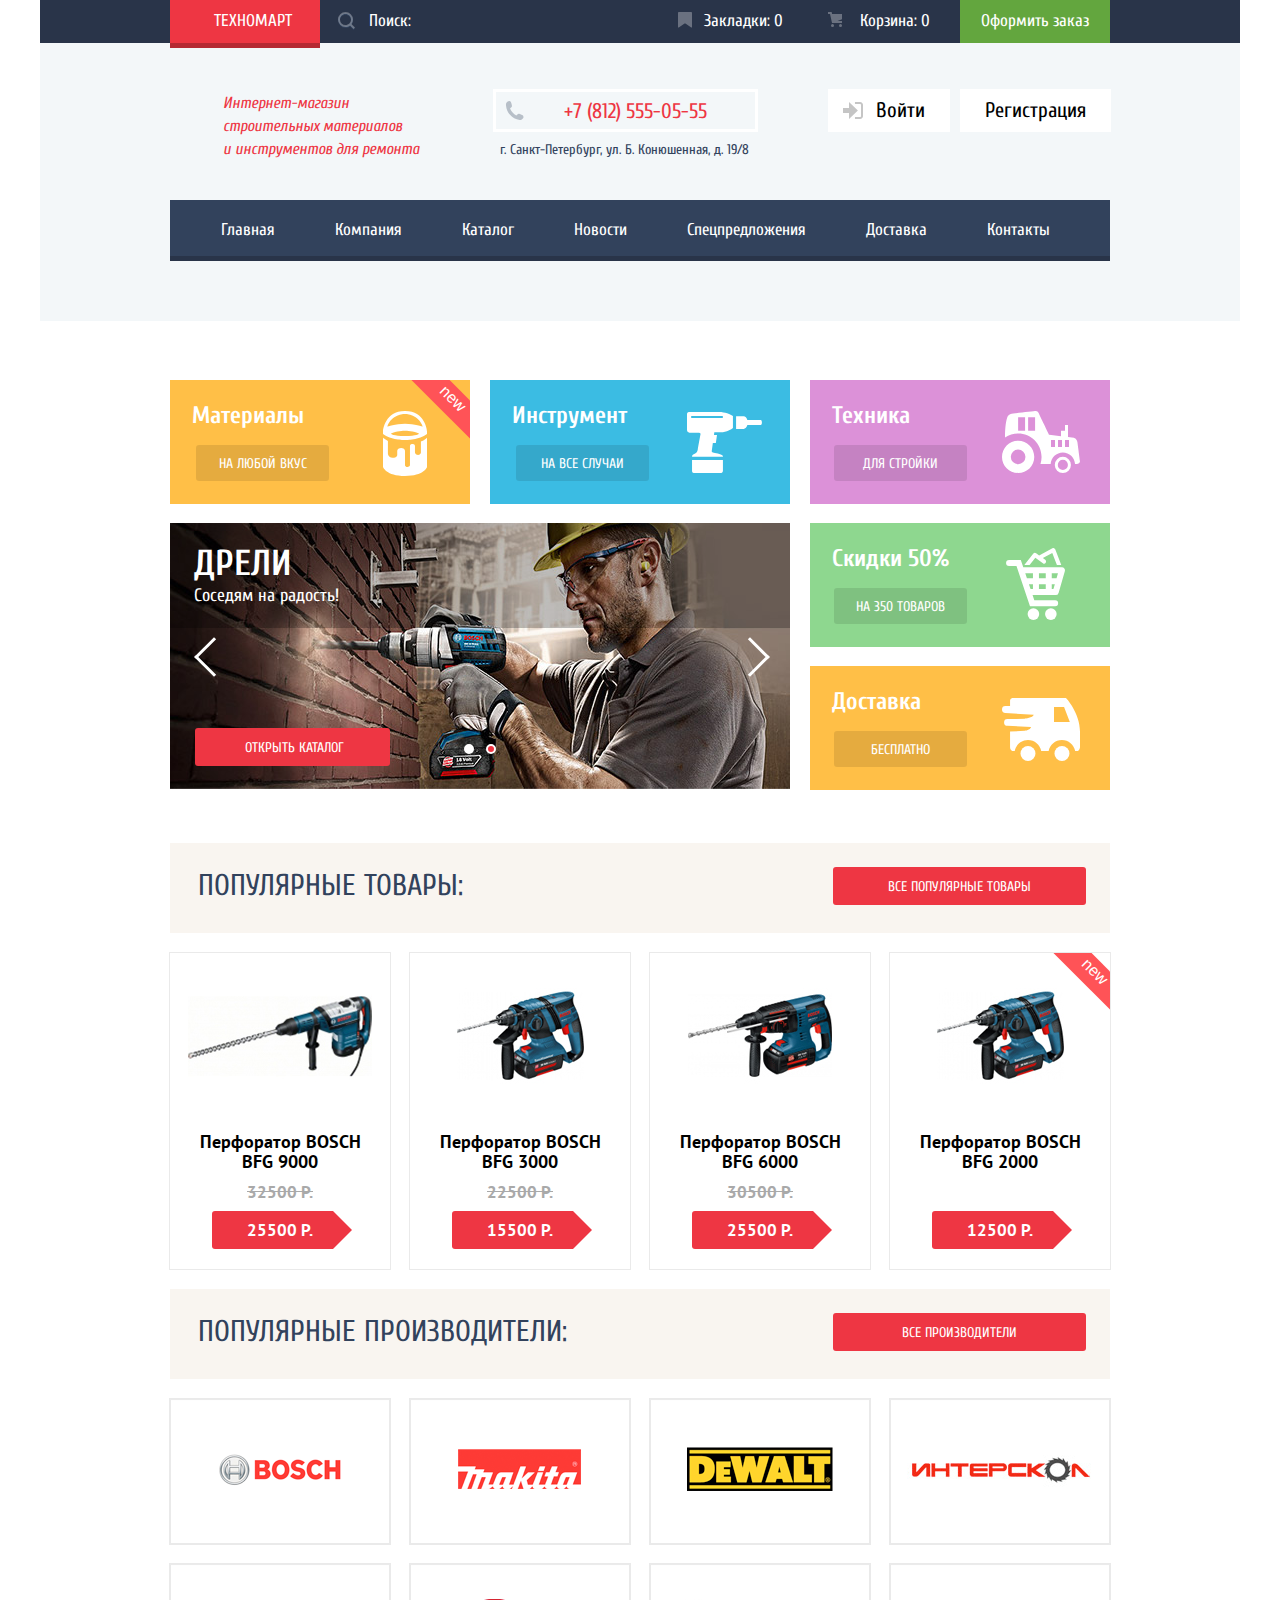
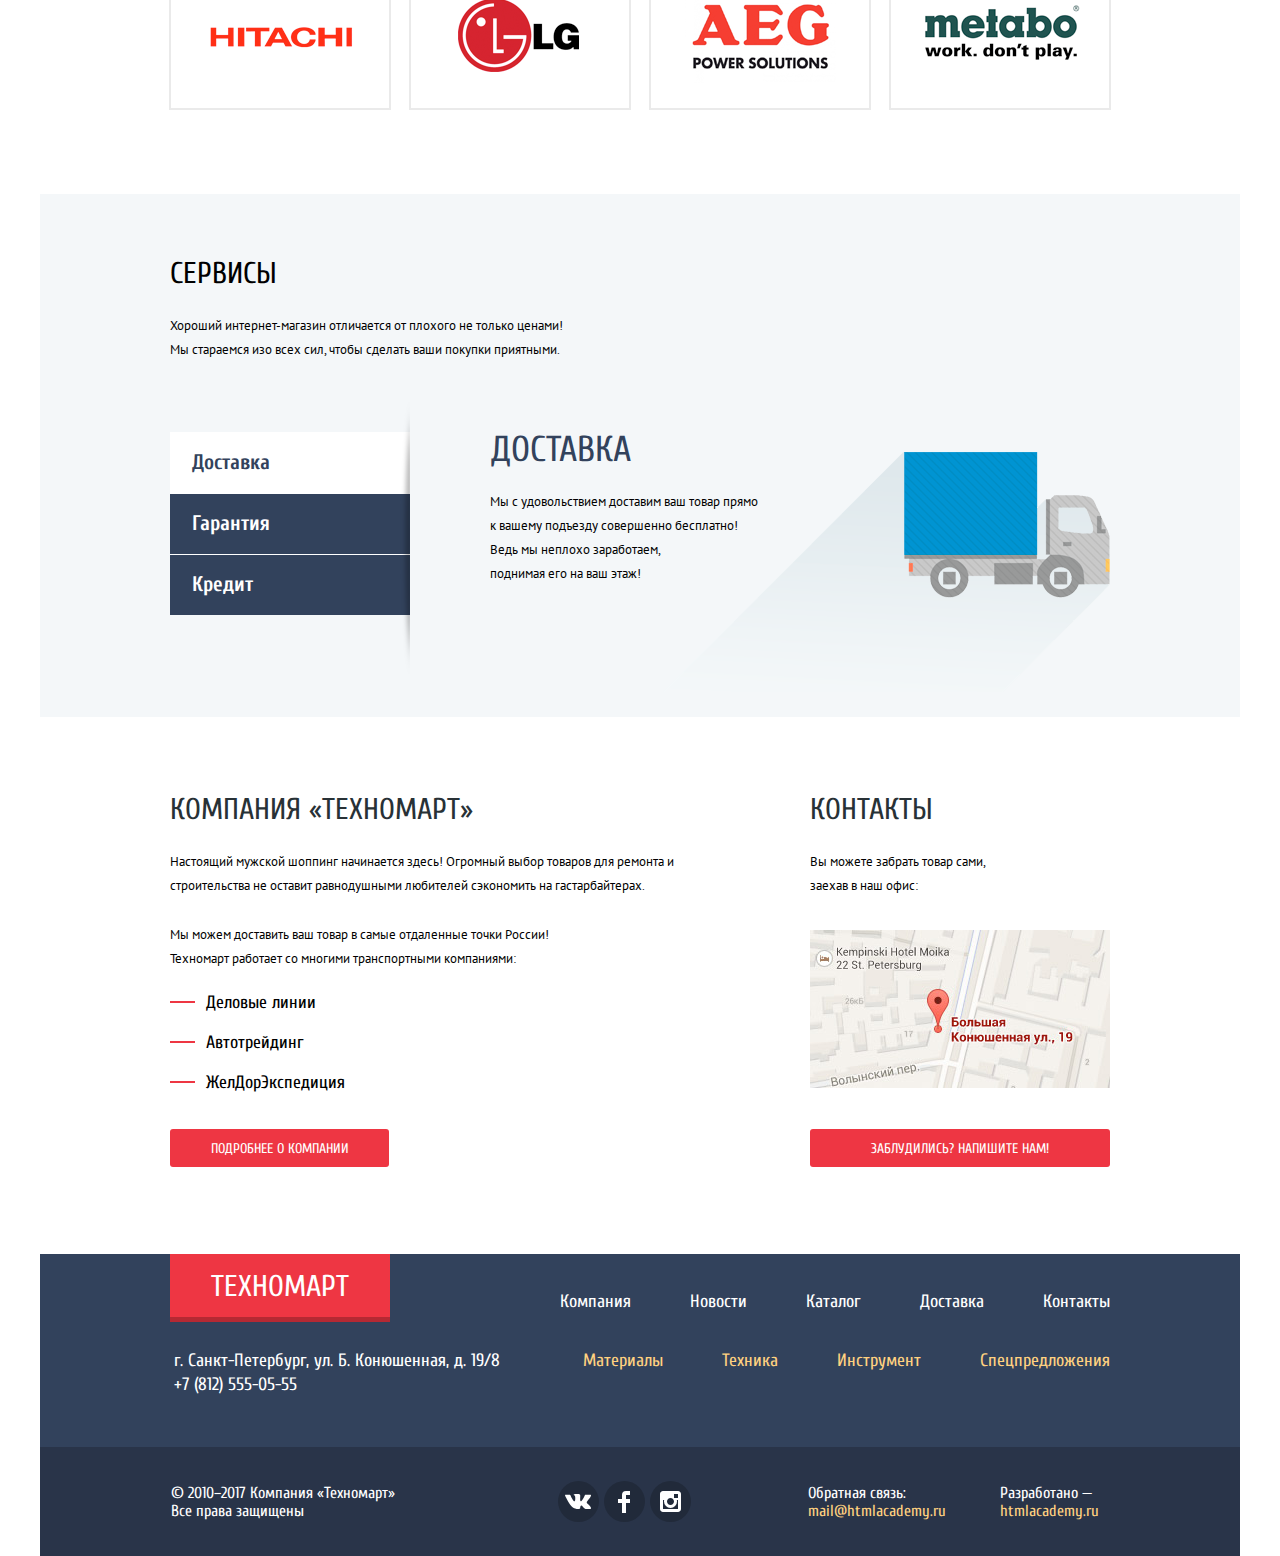
<file: index.html>
<!DOCTYPE html>
<html lang="ru">
  <head>
    <meta charset="utf-8">
    <title>Техномарт. Главная</title>
    <link href="https://fonts.googleapis.com/css?family=Cuprum:400,400i,700&amp;subset=cyrillic" rel="stylesheet">
    <link href="https://fonts.googleapis.com/css?family=PT+Sans:400,700&amp;subset=cyrillic" rel="stylesheet">
    <link href="css/normalize-mini.css" rel="stylesheet">
    <link href="css/style-mini.css" rel="stylesheet">
  </head>
  <body>
    <header class="header">
      <h1 class="visually-hidden">Интернет-магазин Техномарт</h1>
      <div class="header-top-wrapper">
        <ul class="header-top-list container">
          <li>
            <a class="header-logo" href="#">Техномарт</a>
          </li>
          <li class="header-search-item">
            <input class="header-search" type="text" placeholder="Поиск:">
          </li>
          <li>
            <a class="header-list-bookmarks" href="#">Закладки: 0</a>
          </li>
          <li>
            <a class="header-list-cart" href="#">Корзина: 0</a>
          </li>
          <li>
            <a class="header-list-order" href="#">Оформить заказ</a>
          </li>
        </ul>
      </div>
      <div class="header-wrapper container">
        <h2>Интернет-магазин строительных материалов<br> и инструментов для ремонта</h2>
        <div class="header-contacts">
          <p class="header-contacts-phone">+7 (812) 555-05-55</p>
          <p class="header-contacts-adress">г. Санкт-Петербург, ул. Б. Конюшенная, д. 19/8</p>
        </div>
        <div class="header-login">
          <ul class="header-login-list">
            <li>
              <a class="header-login-link" href="#">Войти</a>
            </li>
            <li>
              <a class="" href="#">Регистрация</a>
            </li>
            <li class="header-hide">
              <a class="header-login-username" href="#">Равшан Джамшутович</a>
              <a class="header-login-logout" href="#">
                <span class="visually-hidden">Выйти из профиля</span>
              </a>
            </li>
          </ul>
          <ul class="header-order-list header-hide">
            <li>
              <a href="#">Мои заказы</a>
            </li>
            <li>
              <a href="#">Личный кабинет</a>
            </li>
          </ul>
        </div>
      </div>
      <nav class="navigation container">
        <ul class="navigation-list">
          <li>
            <a class="navigation-link-main" href="#">Главная</a>
          </li>
          <li>
            <a href="#">Компания</a>
          </li>
          <li>
            <a href="catalog.html">Каталог</a>
          </li>
          <li>
            <a href="#">Новости</a>
          </li>
          <li>
            <a href="#">Спецпредложения</a>
          </li>
          <li>
            <a href="#">Доставка</a>
          </li>
          <li>
            <a class="navigation-link-contacts" href="#">Контакты</a>
          </li>
        </ul>
      </nav>
    </header>
    <main>
      <h2 class="visually-hidden">Разделы сайта</h2>
      <section class="menu-partitions container">
        <ul class="menu-list">
          <li class="menu-item menu-item-materials">
            <div class="sticker-new"></div>
            <h2>Материалы</h2>
            <a href="#">На любой вкус</a>
          </li>
          <li class="menu-item menu-item-tools">
            <h2>Инструмент</h2>
            <a href="#">На все случаи</a>
          </li>
          <li class="menu-item menu-item-techs menu-item-right">
            <h2>Техника</h2>
            <a href="#">Для стройки</a>
          </li>
        </ul>
        <div class="menu-slider slider">
          <div class="direction-buttons">
            <button class="direction-btn direction-btn-left" type="button">
              <span class="visually-hidden">Слайд влево</span>
            </button>
            <button class="direction-btn direction-btn-right" type="button">
              <span class="visually-hidden">Слайд вправо</span>
            </button>
          </div>
          <input class="slider-radio-1" type="radio" id="btn-1" name="toggle">
          <input class="slider-radio-2" type="radio" id="btn-2" name="toggle" checked>
          <div class="menu-slider-controls slider-controls">
            <label for="btn-1">
              <span class="visually-hidden">Первый слайд</span>
            </label>
            <label for="btn-2">
              <span class="visually-hidden">Второй слайд</span>
            </label>
          </div>
          <div class="slider-inner">
            <div class="slider-slides">
              <section class="menu-slide-perforator slide">
                <div class="menu-slider-header">
                  <h2>Перфораторы</h2>
                  <p class="slide-perforator">Настоящие мужские игрушки</p>
                </div>
                <a class="menu-slider-open button-link" href="#">Открыть каталог</a>
              </section>
              <section class="menu-slide-drill slide">
                <div class="menu-slider-header">
                  <h2>Дрели</h2>
                  <p>Соседям на радость!</p>
                </div>
                <a class="menu-slider-open button-link" href="catalog.html">Открыть каталог</a>
              </section>
            </div>
          </div>
        </div>
        <ul class="menu-list-bottom">
          <li class="menu-item menu-item-sale menu-item-right">
            <h2>Скидки 50%</h2>
            <a href="#">На 350 товаров</a>
          </li>
          <li class="menu-item menu-item-delivery menu-item-right">
            <h2>Доставка</h2>
            <a href="#">Бесплатно</a>
          </li>
        </ul>
      </section>
      <section class="popular container">
        <div class="popular-header">
          <h2>Популярные товары:</h2>
          <a class="button-link popular-link" href="#">Все популярные товары</a>
        </div>
        <ul class="popular-list">
          <li class="popular-item" tabindex="0">
            <div class="sticker"></div>
            <div class="popular-actions">
              <button class="popular-actions-buy" type="button">Купить</button>
              <button class="popular-actions-book" type="button">В закладки</button>
            </div>
            <div class="popular-img">
              <img src="img/catalog-bfg-9000.jpg" width="184" height="164" alt="Модель BFG-9000">
            </div>
            <h2 class="popular-name">Перфоратор BOSCH BFG 9000</h2>
            <p class="popular-price-old">32500 Р.</p>
            <p class="popular-price-new">25500 Р.</p>
          </li>
          <li class="popular-item" tabindex="0">
            <div class="sticker"></div>
            <div class="popular-actions">
              <button class="popular-actions-buy" type="button">Купить</button>
              <button class="popular-actions-book" type="button">В закладки</button>
            </div>
            <div class="popular-img">
              <img src="img/catalog-bfg-3000.jpg" width="127" height="112" alt="Модель BFG-3000">
            </div>
            <h2 class="popular-name">Перфоратор BOSCH BFG 3000</h2>
            <p class="popular-price-old">22500 Р.</p>
            <p class="popular-price-new">15500 Р.</p>
          </li>
          <li class="popular-item" tabindex="0">
            <div class="sticker"></div>
            <div class="popular-actions">
              <button class="popular-actions-buy" type="button">Купить</button>
              <button class="popular-actions-book" type="button">В закладки</button>
            </div>
            <div class="popular-img">
              <img src="img/catalog-bfg-6000.jpg" width="144" height="128" alt="Модель BFG-6000">
            </div>
            <h2 class="popular-name">Перфоратор BOSCH BFG 6000</h2>
            <p class="popular-price-old">30500 Р.</p>
            <p class="popular-price-new">25500 Р.</p>
          </li>
          <li class="popular-item" tabindex="0">
            <div class="sticker sticker-new"></div>
            <div class="popular-actions">
              <button class="popular-actions-buy" type="button">Купить</button>
              <button class="popular-actions-book" type="button">В закладки</button>
            </div>
            <div class="popular-img">
              <img src="img/catalog-bfg-2000.jpg" width="127" height="112" alt="Модель BFG-2000">
            </div>
            <h2 class="popular-name">Перфоратор BOSCH BFG 2000</h2>
            <p class="popular-price-old"></p>
            <p class="popular-price-new">12500 Р.</p>
          </li>
        </ul>
        <section class="modal-order">
          <div class="modal-fieldset">
            <button class="modal-close close-btn" type="button">
              <span class="visually-hidden">Закрыть форму форму заказа</span>
            </button>
            <h2>Товар добавлен в корзину!</h2>
          </div>
          <div class="modal-button-container order-btn-container">
            <input class="button-link order-btn" type="submit" value="Оформить заказ">
            <button class="order-btn continue-btn close-btn" type="button">Продолжить покупки</button>
          </div>
        </section>
        <div class="popular-header">
          <h2>Популярные производители:</h2>
          <a class="button-link popular-link" href="#">Все производители</a>
        </div>
        <ul class="popular-list">
          <li class="popular-item popular-manufacturer">
            <div class="popular-img manufacturer-logo">
              <img src="img/brand-bosch.png" width="220" height="145" alt="Производитель Bosch">
            </div>
          </li>
          <li class="popular-item popular-manufacturer">
            <div class="popular-img manufacturer-logo">
              <img src="img/brand-makita.png" width="220" height="145" alt="Производитель Makita">
            </div>
          </li>
          <li class="popular-item popular-manufacturer">
            <div class="popular-img manufacturer-logo">
              <img src="img/brand-dewalt.png" width="220" height="145" alt="Производитель DeWalt">
            </div>
          </li>
          <li class="popular-item popular-manufacturer">
            <div class="popular-img manufacturer-logo">
              <img src="img/brand-interskol.png" width="220" height="145" alt="Производитель Интерскол">
            </div>
          </li>
          <li class="popular-item popular-manufacturer">
              <div class="popular-img manufacturer-logo">
                <img src="img/brand-hitachi.png" width="220" height="145" alt="Производитель Hitachi">
              </div>
            </li>
            <li class="popular-item popular-manufacturer">
              <div class="popular-img manufacturer-logo">
                <img src="img/brand-lg.png" width="220" height="145" alt="Производитель LG">
              </div>
            </li>
            <li class="popular-item popular-manufacturer">
              <div class="popular-img manufacturer-logo">
                <img src="img/brand-aeg.png" width="220" height="145" alt="Производитель AEG">
              </div>
            </li>
            <li class="popular-item popular-manufacturer">
              <div class="popular-img manufacturer-logo">
                <img src="img/brand-metabo.png" width="220" height="145" alt="Производитель Metabo">
              </div>
            </li>
        </ul>
      </section>
      <section class="services">
        <div class="services-container container">
          <div class="services-header">
            <h2>Сервисы</h2>
            <p>Хороший интернет-магазин отличается от плохого не только ценами!</p>
            <p>Мы стараемся изо всех сил, чтобы сделать ваши покупки приятными.</p>
          </div>
          <div class="services-slides">
            <div class="services-button-wrapper">
              <input class="services-btn services-btn-active" type="button" id="slide-1" value="Доставка">
              <input class="services-btn" type="button" id="slide-2" value="Гарантия">
              <input class="services-btn" type="button" id="slide-3" value="Кредит">
            </div>
            <div class="services-slide services-slide-1 slide-active">
              <h2>Доставка</h2>
              <p>Мы с удовольствием доставим ваш товар прямо<br> к вашему подъезду совершенно бесплатно!</p>
              <p>Ведь мы неплохо заработаем,<br> поднимая его на ваш этаж!</p>
            </div>
            <div class="services-slide services-slide-2">
              <h2>Гарантия</h2>
              <p>Если купленный у нас товар поломается или заискрит,<br> а также в случае пожара, спровоцированного его возгаранием,<br> вы всегда можете быть уверены в
              нашей гарантии. Мы обменяем <br>сгоревший товар на новый.</p>
              <p>Дом уж восстановите как-нибудь сами.</p>
            </div>
            <div class="services-slide services-slide-3">
              <h2>Кредит</h2>
              <p>Залезть в долговую яму стало проще!</p>
              <p>Кредитные консультанты придут вам на помощь.</p>
              <a class="credit-btn button-link" href="#">Отправить заявку</a>
            </div>
          </div>
        </div>
      </section>
      <section class="about container">
        <div class="about-info about-container">
          <h2>Компания «Техномарт»</h2>
          <p>Настоящий мужской шоппинг начинается здесь! Огромный выбор товаров для ремонта и<br> строительства не оставит равнодушными любителей сэкономить на гастарбайтерах.</p>
          <p class="about-text">Мы можем доставить ваш товар в самые отдаленные точки России!<br> Техномарт работает со многими транспортными компаниями:</p>
          <ul class="about-list">
            <li class="about-list-item">Деловые линии</li>
            <li class="about-list-item">Автотрейдинг</li>
            <li class="about-list-item">ЖелДорЭкспедиция</li>
          </ul>
          <a class="about-btn button-link" href="#">Подробнее о компании</a>
        </div>
        <div class="about-contacts about-container">
          <h2>Контакты</h2>
          <p class="contacts-text">Вы можете забрать товар сами,<br> заехав в наш офис:</p>
          <div class="map-container">
            <button class="map-btn" type="button">
              <img src="img/map.jpg" width="300" height="158" alt="Схема проезда: Б. Конюшенная ул., д. 19">
            </button>
            <div class="modal-map">
              <p>
                <img src="img/map-full.jpg" width="941" height="446" alt="Увеличенная схема проезда: Б. Конюшенная ул., д. 19">
              </p>
              <button class="modal-close close-btn" type="button">
                <span class="visually-hidden">Закрыть карту</span>
              </button>
            </div>
          </div>
          <button class="contacts-btn button-link" type="button">Заблудились? Напишите нам!</button>
          <section class="modal-contacts">
            <h2 class="visually-hidden">Обратная связь</h2>
            <form class="modal-form" action="https://echo.htmlacademy.ru" method="post" >
              <fieldset class="modal-fieldset">
                <button class="modal-close close-btn" type="button">
                  <span class="visually-hidden">Закрыть форму обратной связи</span>
                </button>
                <div class="modal-row-wrapper">
                  <div class="modal-input-wrapper">
                    <label class="field-header" for="modal-name">Ваше имя:</label>
                    <input class="modal-input" type="text" name="feedback-name" id="modal-name" placeholder="Представьтесь, пожалуйста" required>
                  </div>
                  <div class="modal-input-wrapper">
                    <label class="field-header" for="modal-email">Ваш e-mail:</label>
                    <input class="modal-input" type="email" name="feedback-email" id="modal-email" placeholder="Для отправки ответа" required>
                  </div>
                </div>
                <p class="field-header">Текст письма:</p>
                <textarea class="modal-input comment-text" name="feedback-comment" placeholder="В свободной форме" required></textarea>
              </fieldset>
              <div class="modal-button-container">
                <input class="button-link submit-button" type="submit" value="Отправить">
              </div>
            </form>
          </section>
        </div>
      </section>
    </main>
    <footer>
      <section class="footer-menu">
        <h2 class="visually-hidden">Контакты и меню сайта</h2>
        <div class="footer-container container">
          <div class="footer-contacts">
            <a class="footer-link header-logo" href="#">Техномарт</a>
            <p>г. Санкт-Петербург, ул. Б. Конюшенная, д. 19/8</p>
            <p>+7 (812) 555-05-55</p>
          </div>
          <div class="footer-menu-container">
            <ul class="footer-list footer-menu-list">
              <li>
                <a href="#">Компания</a>
              </li>
              <li>
                <a href="#">Новости</a>
              </li>
              <li>
                <a href="catalog.html">Каталог</a>
              </li>
              <li>
                <a href="#">Доставка</a>
              </li>
              <li>
                <a href="#">Контакты</a>
              </li>
            </ul>
            <ul class="footer-list footer-products-list">
              <li>
                <a href="#">Материалы</a>
              </li>
              <li>
                <a href="#">Техника</a>
              </li>
              <li>
                <a href="#">Инструмент</a>
              </li>
              <li>
                <a href="#">Спецпредложения</a>
              </li>
            </ul>
          </div>
        </div>
      </section>
      <section class="footer-social">
        <h2 class="visually-hidden">Мы в социальных сетях</h2>
        <div class="social-wrapper container">
          <p class="social-copyright social-text">© 2010–2017 Компания «Техномарт»<br>Все права защищены</p>
          <ul class="social-link-list">
            <li>
              <a class="social-link social-vk" href="#">
                <span class="visually-hidden">Vkontakte</span>
              </a>
            </li>
            <li>
              <a class="social-link social-fb" href="#">
                <span class="visually-hidden">Facebook</span>
              </a>
            </li>
            <li>
              <a class="social-link social-insta" href="#">
                <span class="visually-hidden">Instagram</span>
              </a>
            </li>
          </ul>
          <div class="social-feedback feedback-first-col">
            <p class="social-text">Обратная связь:</p>
            <a class="social-text social-feedback-link" href="mailto:mail@htmlacademy.ru">mail@htmlacademy.ru</a>
          </div>
          <div class="social-feedback">
            <p class="social-text">Разработано —</p>
            <a class="social-text social-feedback-link" href="https://htmlacademy.ru/intensive/htmlcss">htmlacademy.ru</a>
          </div>
        </div>
      </section>
    </footer>
    <script src="js/script-mini.js"></script>
  </body>
</html>
</file>
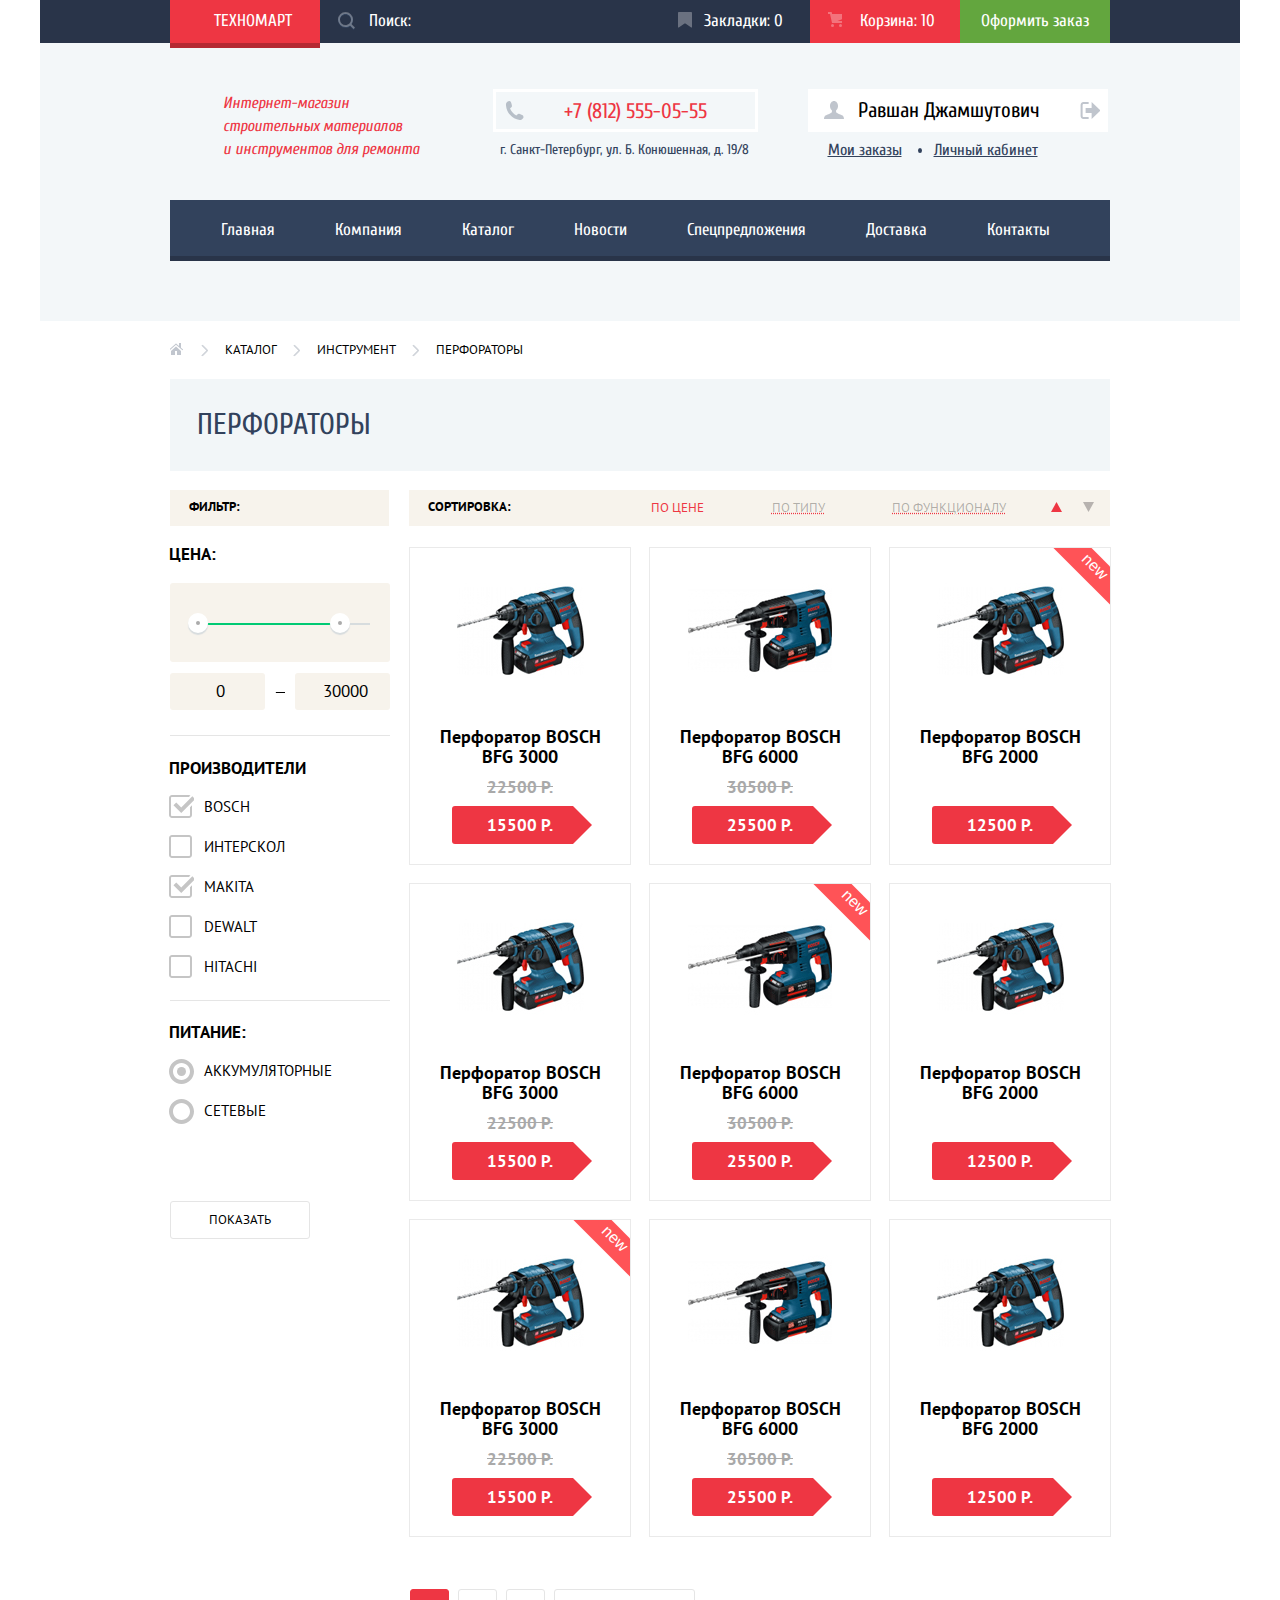
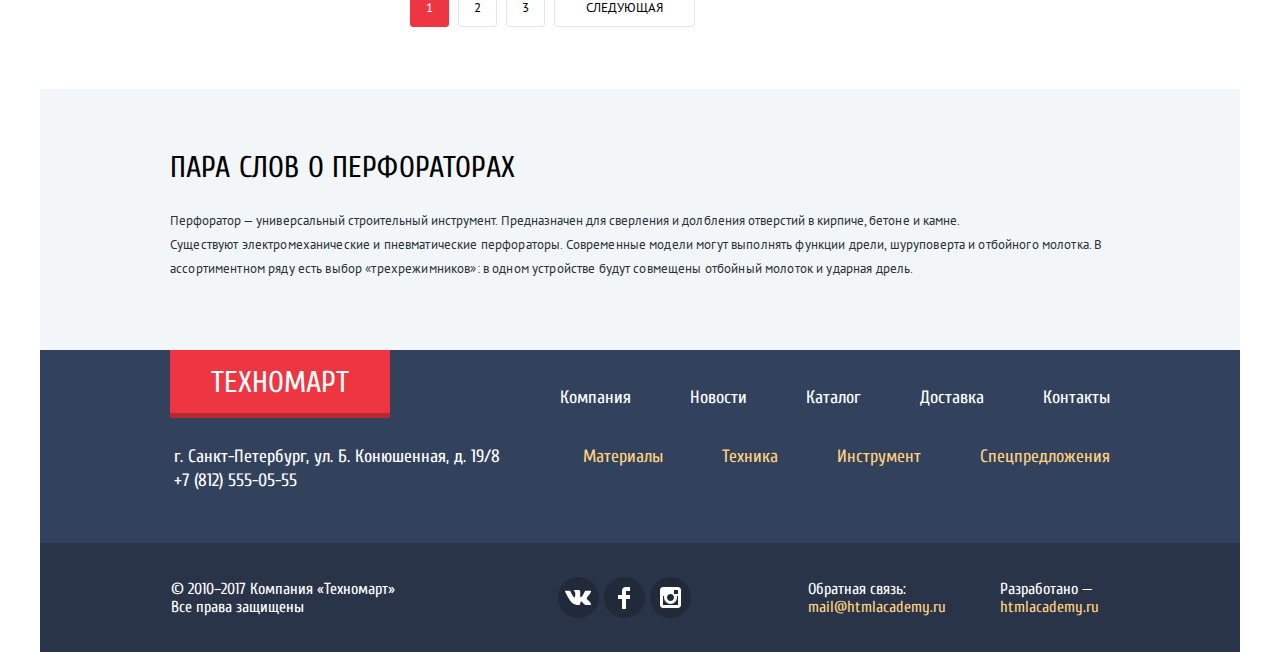
<file: catalog.html>
<!DOCTYPE html>
<html lang="ru">
  <head>
    <meta charset="utf-8">
    <title>Техномарт. Каталог</title>
    <link href="https://fonts.googleapis.com/css?family=Cuprum:400,400i,700&amp;subset=cyrillic" rel="stylesheet">
    <link href="https://fonts.googleapis.com/css?family=PT+Sans:400,700&amp;subset=cyrillic" rel="stylesheet">
    <link href="css/normalize-mini.css" rel="stylesheet">
    <link href="css/style-mini.css" rel="stylesheet">
  </head>
  <body>
    <header class="header">
      <h1 class="visually-hidden">Интернет-магазин Техномарт</h1>
      <div class="header-top-wrapper">
        <ul class="header-top-list container">
          <li>
            <a class="header-logo" href="index.html">Техномарт</a>
          </li>
          <li class="header-search-item">
            <input class="header-search" type="text" placeholder="Поиск:">
          </li>
          <li>
            <a class="header-list-bookmarks" href="#">Закладки: 0</a>
          </li>
          <li>
            <a class="header-list-cart header-active" href="#">Корзина: 10</a>
          </li>
          <li>
            <a class="header-list-order" href="#">Оформить заказ</a>
          </li>
        </ul>
      </div>
      <div class="header-wrapper container">
        <h2>Интернет-магазин строительных материалов<br> и инструментов для ремонта</h2>
        <div class="header-contacts">
          <p class="header-contacts-phone">+7 (812) 555-05-55</p>
          <p class="header-contacts-adress">г. Санкт-Петербург, ул. Б. Конюшенная, д. 19/8</p>
        </div>
        <div class="header-login">
          <ul class="header-login-list">
            <li>
              <a class="header-login-link header-hide" href="#">Войти</a>
            </li>
            <li>
              <a class="header-hide" href="#">Регистрация</a>
            </li>
            <li class="">
              <a class="header-login-username" href="#">Равшан Джамшутович</a>
              <a class="header-login-logout" href="#">
                <span class="visually-hidden">Выйти из профиля</span>
              </a>
            </li>
          </ul>
          <ul class="header-order-list">
            <li>
              <a href="#">Мои заказы</a>
            </li>
            <li>
              <a href="#">Личный кабинет</a>
            </li>
          </ul>
        </div>
      </div>
      <nav class="navigation container">
        <ul class="navigation-list">
          <li>
            <a class="navigation-link-main" href="index.html">Главная</a>
          </li>
          <li>
            <a href="#">Компания</a>
          </li>
          <li>
            <a href="#">Каталог</a>
          </li>
          <li>
            <a href="#">Новости</a>
          </li>
          <li>
            <a href="#">Спецпредложения</a>
          </li>
          <li>
            <a href="#">Доставка</a>
          </li>
          <li>
            <a class="navigation-link-contacts" href="#">Контакты</a>
          </li>
        </ul>
      </nav>
    </header>
    <main class="catalog-filter-container">
      <section class="filters-section container">
        <ul class="breadcrumbs">
          <li>
            <a class="homelink" href="#">
              <span class="visually-hidden">Главная</span>
            </a>
          </li>
          <li>
            <a class="breadlink" href="#">Каталог</a>
          </li>
          <li>
            <a class="breadlink" href="#">Инструмент</a>
          </li>
          <li>
            <a class="breadlink" href="#">Перфораторы</a>
          </li>
        </ul>
        <h2 class="catalog-header">Перфораторы</h2>
        <div class="filter-header-wrapper">
          <div class="header-container">
            <h3 class="filter-header">Фильтр:</h3>
          </div>
          <div class="header-container sort-container">
            <h3 class="filter-header">Сортировка:</h3>
            <ul class="sort-list">
              <li>
                <a class="sort-link sort-link-active" href="#">По цене</a>
              </li>
              <li>
                <a class="sort-link" href="#">По типу</a>
              </li>
              <li>
                <a class="sort-link" href="#">По функционалу</a>
              </li>
            </ul>
            <ul class="sort-btn-list">
              <li>
                <a class="sort-btn sort-btn-up sort-btn-active" href="#">
                  <span class="visually-hidden">По возрастанию</span>
                  <svg xmlns="http://www.w3.org/2000/svg" width="11" height="10" viewBox="0 0 11 10">
                    <path fill="#231F20" d="M5.5 0L0 10h11z"/>
                  </svg>
                </a>
              </li>
              <li>
                <a class="sort-btn sort-btn-down" href="#">
                  <span class="visually-hidden">По убыванию</span>
                  <svg xmlns="http://www.w3.org/2000/svg" width="11" height="10" viewBox="0 0 11 10">
                    <path fill="#231F20" d="M5.5 10L0 0h11"/>
                  </svg>
                </a>
              </li>
            </ul>
          </div>
        </div>
        <div class="catalog-wrapper">
          <form class="filter-form" action="https://echo.htmlacademy.ru" method="post">
            <fieldset class="filter filter-range">
              <legend class="filter-title price-legend">Цена:</legend>
              <div class="price-controls">
                <div class="range-controls">
                  <div class="scale"></div>
                  <div class="range-toggle range-toggle-min"></div>
                  <div class="range-toggle range-toggle-max"></div>
                </div>
              </div>
              <label class="price">
                <input class="range-input" type="number" name="range-min" value="0" size="5">
              </label>
              <label>
                <input class="range-input range-input-max" type="number" name="range-max" value="30000" size="5">
              </label>
            </fieldset>
            <fieldset class="filter filter-manufacturers">
              <legend class="filter-title">Производители</legend>
              <ul class="filter-list">
                <li class="filter-option filter-option-checkbox">
                  <input class="visually-hidden" type="checkbox" name="filter-bosch" id="bosch" checked>
                  <label for="bosch">Bosch</label>
                </li>
                <li class="filter-option filter-option-checkbox">
                  <input class="visually-hidden" type="checkbox" name="filter-interskol" id="interskol">
                  <label for="interskol">Интерскол</label>
                </li>
                <li class="filter-option filter-option-checkbox">
                  <input class="visually-hidden" type="checkbox" name="filter-makita" id="makita" checked>
                  <label for="makita">Makita</label>
                </li>
                <li class="filter-option filter-option-checkbox">
                  <input class="visually-hidden" type="checkbox" name="filter-dewalt" id="dewalt">
                  <label for="dewalt">Dewalt</label>
                </li>
                <li class="filter-option filter-option-checkbox">
                  <input class="visually-hidden" type="checkbox" name="filter-hitachi" id="hitachi">
                  <label for="hitachi">Hitachi</label>
                </li>
              </ul>
            </fieldset>
            <fieldset class="filter filter-power">
              <legend class="filter-title">Питание:</legend>
              <ul class="filter-list">
                <li class="filter-option">
                  <input class="visually-hidden" type="radio" name="power-battery" id="battery" checked>
                  <label for="battery">Аккумуляторные</label>
                </li>
                <li class="filter-option">
                  <input class="visually-hidden" type="radio" name="power-mains-supply" id="mains-power">
                  <label for="mains-power">Сетевые</label>
                </li>
              </ul>
            </fieldset>
            <button class="button filter-button" type="submit">Показать</button>
          </form>
          <div class="catalog-right-side">
            <ul class="popular-list catalog-list">
              <li class="popular-item" tabindex="0">
                <div class="sticker"></div>
                <div class="popular-actions">
                  <button class="popular-actions-buy contacts-btn" type="button">Купить</button>
                  <button class="popular-actions-book" type="button">В закладки</button>
                </div>
                <div class="popular-img">
                  <img src="img/catalog-bfg-3000.jpg" width="127" height="112" alt="Модель BFG-3000">
                </div>
                <h2 class="popular-name">Перфоратор BOSCH BFG 3000</h2>
                <p class="popular-price-old">22500 Р.</p>
                <p class="popular-price-new">15500 Р.</p>
              </li>
              <li class="popular-item" tabindex="0">
                <div class="sticker"></div>
                <div class="popular-actions">
                  <button class="popular-actions-buy contacts-btn" type="button">Купить</button>
                  <button class="popular-actions-book" type="button">В закладки</button>
                </div>
                <div class="popular-img">
                  <img src="img/catalog-bfg-6000.jpg" width="144" height="128" alt="Модель BFG-6000">
                </div>
                <h2 class="popular-name">Перфоратор BOSCH BFG 6000</h2>
                <p class="popular-price-old">30500 Р.</p>
                <p class="popular-price-new">25500 Р.</p>
              </li>
              <li class="popular-item" tabindex="0">
                <div class="sticker sticker-new"></div>
                <div class="popular-actions">
                  <button class="popular-actions-buy contacts-btn" type="button">Купить</button>
                  <button class="popular-actions-book" type="button">В закладки</button>
                </div>
                <div class="popular-img">
                  <img src="img/catalog-bfg-2000.jpg" width="127" height="112" alt="Модель BFG-2000">
                </div>
                <h2 class="popular-name">Перфоратор BOSCH BFG 2000</h2>
                <p class="popular-price-old"></p>
                <p class="popular-price-new">12500 Р.</p>
              </li>
              <li class="popular-item" tabindex="0">
                <div class="sticker"></div>
                <div class="popular-actions">
                  <button class="popular-actions-buy contacts-btn" type="button">Купить</button>
                  <button class="popular-actions-book" type="button">В закладки</button>
                </div>
                <div class="popular-img">
                  <img src="img/catalog-bfg-3000.jpg" width="127" height="112" alt="Модель BFG-3000">
                </div>
                <h2 class="popular-name">Перфоратор BOSCH BFG 3000</h2>
                <p class="popular-price-old">22500 Р.</p>
                <p class="popular-price-new">15500 Р.</p>
              </li>
              <li class="popular-item" tabindex="0">
                <div class="sticker sticker-new"></div>
                <div class="popular-actions">
                  <button class="popular-actions-buy contacts-btn" type="button">Купить</button>
                  <button class="popular-actions-book" type="button">В закладки</button>
                </div>
                <div class="popular-img">
                  <img src="img/catalog-bfg-6000.jpg" width="144" height="128" alt="Модель BFG-6000">
                </div>
                <h2 class="popular-name">Перфоратор BOSCH BFG 6000</h2>
                <p class="popular-price-old">30500 Р.</p>
                <p class="popular-price-new">25500 Р.</p>
              </li>
              <li class="popular-item" tabindex="0">
                <div class="sticker"></div>
                <div class="popular-actions">
                  <button class="popular-actions-buy contacts-btn" type="button">Купить</button>
                  <button class="popular-actions-book" type="button">В закладки</button>
                </div>
                <div class="popular-img">
                  <img src="img/catalog-bfg-2000.jpg" width="127" height="112" alt="Модель BFG-2000">
                </div>
                <h2 class="popular-name">Перфоратор BOSCH BFG 2000</h2>
                <p class="popular-price-old"></p>
                <p class="popular-price-new">12500 Р.</p>
              </li>
              <li class="popular-item" tabindex="0">
                <div class="sticker sticker-new"></div>
                <div class="popular-actions">
                  <button class="popular-actions-buy contacts-btn" type="button">Купить</button>
                  <button class="popular-actions-book" type="button">В закладки</button>
                </div>
                <div class="popular-img">
                  <img src="img/catalog-bfg-3000.jpg" width="127" height="112" alt="Модель BFG-3000">
                </div>
                <h2 class="popular-name">Перфоратор BOSCH BFG 3000</h2>
                <p class="popular-price-old">22500 Р.</p>
                <p class="popular-price-new">15500 Р.</p>
              </li>
              <li class="popular-item" tabindex="0">
                <div class="sticker"></div>
                <div class="popular-actions">
                  <button class="popular-actions-buy contacts-btn" type="button">Купить</button>
                  <button class="popular-actions-book" type="button">В закладки</button>
                </div>
                <div class="popular-img">
                  <img src="img/catalog-bfg-6000.jpg" width="144" height="128" alt="Модель BFG-6000">
                </div>
                <h2 class="popular-name">Перфоратор BOSCH BFG 6000</h2>
                <p class="popular-price-old">30500 Р.</p>
                <p class="popular-price-new">25500 Р.</p>
              </li>
              <li class="popular-item" tabindex="0">
                <div class="sticker"></div>
                <div class="popular-actions">
                  <button class="popular-actions-buy contacts-btn" type="button">Купить</button>
                  <button class="popular-actions-book" type="button">В закладки</button>
                </div>
                <div class="popular-img">
                  <img src="img/catalog-bfg-2000.jpg" width="127" height="112" alt="Модель BFG-2000">
                </div>
                <h2 class="popular-name">Перфоратор BOSCH BFG 2000</h2>
                <p class="popular-price-old"></p>
                <p class="popular-price-new">12500 Р.</p>
              </li>
            </ul>
            <section class="modal-order">
              <div class="modal-fieldset">
                <button class="modal-close close-btn" type="button">
                  <span class="visually-hidden">Закрыть форму форму заказа</span>
                </button>
                <h2>Товар добавлен в корзину!</h2>
              </div>
              <div class="modal-button-container order-btn-container">
                <input class="button-link order-btn" type="submit" value="Оформить заказ">
                <button class="order-btn continue-btn close-btn" type="button">Продолжить покупки</button>
              </div>
            </section>
            <ul class="paginator">
              <li>
                <a class="active-page" href="#">1</a>
              </li>
              <li>
                <a href="#">2</a>
              </li>
              <li>
                <a href="#">3</a>
              </li>
              <li>
                <a class="paginator-next-page" href="#">Следующая</a>
              </li>
            </ul>
          </div>
        </div>
      </section>
      <section class="about-product">
        <div class="container">
          <h2>Пара слов о перфораторах</h2>
          <p class="about-product-text">Перфоратор — универсальный строительный инструмент. Предназначен для сверления и долбления отверстий в кирпиче, бетоне и камне.</p>
          <p>Существуют электромеханические и пневматические перфораторы. Современные модели могут выполнять функции дрели, шуруповерта и отбойного молотка.
            В ассортиментном ряду есть выбор «трехрежимников»: в одном устройстве будут совмещены отбойный молоток и ударная дрель.</p>
        </div>
      </section>
    </main>
    <footer>
      <section class="footer-menu">
        <h2 class="visually-hidden">Контакты и меню сайта</h2>
        <div class="footer-container container">
          <div class="footer-contacts">
            <a class="footer-link header-logo" href="#">Техномарт</a>
            <p>г. Санкт-Петербург, ул. Б. Конюшенная, д. 19/8</p>
            <p>+7 (812) 555-05-55</p>
          </div>
          <div class="footer-menu-container">
            <ul class="footer-list footer-menu-list">
              <li>
                <a href="#">Компания</a>
              </li>
              <li>
                <a href="#">Новости</a>
              </li>
              <li>
                <a href="#">Каталог</a>
              </li>
              <li>
                <a href="#">Доставка</a>
              </li>
              <li>
                <a href="#">Контакты</a>
              </li>
            </ul>
            <ul class="footer-list footer-products-list">
              <li>
                <a href="#">Материалы</a>
              </li>
              <li>
                <a href="#">Техника</a>
              </li>
              <li>
                <a href="#">Инструмент</a>
              </li>
              <li>
                <a href="#">Спецпредложения</a>
              </li>
            </ul>
          </div>
        </div>
      </section>
      <section class="footer-social">
        <h2 class="visually-hidden">Мы в социальных сетях</h2>
        <div class="social-wrapper container">
          <p class="social-copyright social-text">© 2010–2017 Компания «Техномарт»<br>Все права защищены</p>
          <ul class="social-link-list">
            <li>
              <a class="social-link social-vk" href="#">
                <span class="visually-hidden">Vkontakte</span>
              </a>
            </li>
            <li>
              <a class="social-link social-fb" href="#">
                <span class="visually-hidden">Facebook</span>
              </a>
            </li>
            <li>
              <a class="social-link social-insta" href="#">
                <span class="visually-hidden">Instagram</span>
              </a>
            </li>
          </ul>
          <div class="social-feedback feedback-first-col">
            <p class="social-text">Обратная связь:</p>
            <a class="social-text social-feedback-link" href="mailto:mail@htmlacademy.ru">mail@htmlacademy.ru</a>
          </div>
          <div class="social-feedback">
            <p class="social-text">Разработано —</p>
            <a class="social-text social-feedback-link" href="https://htmlacademy.ru/intensive/htmlcss">htmlacademy.ru</a>
          </div>
        </div>
      </section>
    </footer>
    <script src="js/script-mini.js"></script>
  </body>
</html>
</file>
<file: css/style-mini.css>
@-webkit-keyframes open-popup{0%{-webkit-transform:scale(0) translate(-50%);transform:scale(0) translate(-50%)}25%{border-radius:50%;-webkit-transform:scale(.25) translate(-50%);transform:scale(.25) translate(-50%)}50%{border-radius:50%;-webkit-transform:scale(.5) translateX(-50%);transform:scale(.5) translateX(-50%)}75%{border-radius:25%;-webkit-transform:scale(.75) translateX(-50%);transform:scale(.75) translateX(-50%)}to{border-radius:0;-webkit-transform:scale(1) translateX(-50%);transform:scale(1) translateX(-50%)}}@keyframes open-popup{0%{-webkit-transform:scale(0) translate(-50%);transform:scale(0) translate(-50%)}25%{border-radius:50%;-webkit-transform:scale(.25) translate(-50%);transform:scale(.25) translate(-50%)}50%{border-radius:50%;-webkit-transform:scale(.5) translateX(-50%);transform:scale(.5) translateX(-50%)}75%{border-radius:25%;-webkit-transform:scale(.75) translateX(-50%);transform:scale(.75) translateX(-50%)}to{border-radius:0;-webkit-transform:scale(1) translateX(-50%);transform:scale(1) translateX(-50%)}}body{max-width:1200px;margin:0 auto;padding:0;font-size:14px;line-height:18px;font-family:"Cuprum",Arial,sans-serif;font-weight:400;color:#283136;background-color:#fff;background-repeat:no-repeat;background-position-x:center}a{text-decoration:none}img{max-width:100%;height:auto}.visually-hidden:not(:focus):not(:active),input[type=checkbox].visually-hidden,input[type=radio].visually-hidden{position:absolute;width:1px;height:1px;margin:-1px;padding:0;white-space:nowrap;-webkit-clip-path:inset(100%);clip-path:inset(100%);clip:rect(0 0 0 0);overflow:hidden}.container{width:940px;margin:0 auto;padding:0}.header{margin:0;padding:0 0 60px;background-color:#f3f7f9}.header-top-wrapper{width:1200px;margin:0 auto;padding:0;background-color:#293449}.header-top-list{display:-webkit-box;display:-ms-flexbox;display:flex;-ms-flex-wrap:wrap;flex-wrap:wrap;min-height:42px;background-color:transparent;list-style:none}.header-top-list li{margin:0;padding:0}.header-top-list a{position:relative;display:inline-block;width:106px;margin:0;padding-top:12px;padding-bottom:13px;padding-left:44px;font-size:17px;line-height:18px;font-weight:400;color:#fff;text-align:left;vertical-align:middle}.header-top-list a:hover{background-color:#212a3a}.header-search-item:hover::before,.header-top-list a:hover::before{opacity:1}.header-top-list a:active{background-color:#161d29}.header-list-bookmarks::before{position:absolute;top:12px;left:18px;z-index:1;width:14px;height:16px;background-image:url(../img/svg/icon-bookmark.svg);background-repeat:no-repeat;opacity:.3;content:""}.header-list-cart::before{width:14px;height:16px}.header-list-cart::before,.header-search-item::before{position:absolute;top:12px;left:18px;z-index:1;background-repeat:no-repeat;opacity:.3;content:""}.header-list-cart::before{background-image:url(../img/svg/icon-cart.svg)}.header-active{background-color:#ee3643}.header-search-item::before{width:17px;height:17px;background-image:url(../img/svg/icon-search.svg)}.header-top-list .header-list-cart{width:100px;padding-left:50px}.header-logo,.header-top-list .header-list-order{width:150px;padding-left:0;text-align:center;background-color:#63a63e}.header-top-list .header-list-order:hover{background-color:#5fbb2d}.header-top-list .header-list-order:active{background-color:#518534}.header-logo{width:220px;padding-top:11px;padding-bottom:7px;font-size:24px;line-height:24px;font-weight:400;text-transform:uppercase;background-color:#ee3643;-webkit-box-shadow:0 5px 0 0 #b52933;box-shadow:0 5px 0 0 #b52933}.header-top-list .header-active:focus,.header-top-list .header-active:hover,.header-top-list .header-logo:focus,.header-top-list .header-logo:hover{background-color:#ca2c37}.header-top-list .header-active:active,.header-top-list .header-logo:active{background-color:#ba2732}.header-top-list .header-search{position:relative;width:286px;margin:0;padding:12px 5px 12px 49px;font:inherit;font-size:17px;line-height:18px;font-weight:400;color:#fff;background-color:transparent;background-image:url(../img/svg/icon-search-grey.svg);background-repeat:no-repeat;background-position:17.5px center;border:0}.header-search-item{position:relative}.header-search::-webkit-input-placeholder{color:#fff}.header-search:-ms-input-placeholder,.header-search::-ms-input-placeholder{color:#fff}.header-search::placeholder{color:#fff}.header-search:hover{background-color:#212a3a}.header-search:active,.header-search:focus,.header-search:focus::-webkit-input-placeholder{color:#000;background-color:#fff}.header-search:active,.header-search:focus,.header-search:focus:-ms-input-placeholder,.header-search:focus::-ms-input-placeholder{color:#000;background-color:#fff}.header-search:active,.header-search:focus,.header-search:focus::placeholder{color:#000;background-color:#fff}.header-top-list .header-search:active,.header-top-list .header-search:focus{z-index:2;background-image:url(../img/svg/icon-search-red.svg)}.header-wrapper{display:-webkit-box;display:-ms-flexbox;display:flex;padding-top:46px;padding-left:105px;padding-bottom:38px}.header-wrapper h2{width:210px;margin:3px 60px 0 0;padding:0;font-size:16px;line-height:23px;font-style:italic;font-weight:400;color:#ee3643}.header-contacts{margin:0 50px 0 0;padding:0}.header-contacts-phone{display:inline-block;margin:0 0 6px;padding:9px 48px 7px 68px;font-size:21px;line-height:21px;color:#ee3643;vertical-align:middle;background-image:url(../img/svg/icon-phone.svg);background-repeat:no-repeat;background-position:9px center;border:3px solid #fff}.header-contacts-adress{margin:0;padding:0 7px;font-size:14px;line-height:24px;font-weight:400;color:#32425c}.header-login-list{position:relative;padding:0}.header-login-list a{display:inline-block;padding:11px 25px;font-size:21px;line-height:21px;font-weight:400;vertical-align:middle;color:#000;background-color:#fff}.header-login-list a:hover{color:#ee3643}.header-login-list a:active{color:#c5c5c5}.header-login-list .header-login-link{margin-left:20px;margin-right:10px;padding-left:48px;background-repeat:no-repeat;background-position:15px center}.header-login-list .header-login-link:hover{background-image:url(../img/svg/icon-login-navy.svg)}.header-login-list .header-login-link,.header-login-list .header-login-link:active{background-image:url(../img/svg/icon-login.svg)}.header-login-list .header-login-username{position:relative;width:215px;padding-left:50px;padding-right:35px}.header-login-list .header-login-logout{position:absolute;top:12px;left:272px;width:21px;height:17px;padding:0;background-color:transparent}.header-login-logout::before,.header-login-username::before{position:absolute;top:12px;left:16px;width:20px;height:18px;background-image:url(../img/svg/icon-user.svg);background-repeat:no-repeat;background-position:center;opacity:.3;content:""}.header-login-logout::before{top:0;left:0;background-image:url(../img/svg/icon-logout.svg)}.header-login-logout:hover::before,.header-login-username:hover::before{opacity:1}.header-login-logout:active::before,.header-login-username:active:before{opacity:.3}.header-login-list,.header-order-list,.navigation-list{display:-webkit-box;display:-ms-flexbox;display:flex;margin:0;list-style:none}.header-order-list{position:relative;padding:9px 20px 0}.header-order-list::after{position:absolute;top:16px;left:110px;width:4px;height:5px;background-color:#32425c;border-radius:50%;content:""}.header-order-list a{margin:0 32px 0 0;font-size:16px;line-height:18px;color:#32425c;text-decoration:underline}.header-order-list a:hover{color:#ee3643}.header-login .header-hide{display:none}.navigation-list{-ms-flex-wrap:wrap;flex-wrap:wrap;padding:0 21px;background-color:#32425c;border-bottom:5px solid #293449}.navigation-list a{display:block;padding:21px 30px 18px;font:inherit;font-size:17px;line-height:17px;font-weight:400;color:#fff}.navigation-list a:focus,.navigation-list a:hover{background-color:#293449}.navigation-list a:active{background-color:#1d2739}.menu-list,.menu-partitions{display:-webkit-box;display:-ms-flexbox;display:flex;-ms-flex-wrap:wrap;flex-wrap:wrap}.menu-partitions{padding-bottom:34px;padding-top:59px}.menu-list{-webkit-box-align:start;-ms-flex-align:start;align-items:flex-start;-webkit-box-pack:justify;-ms-flex-pack:justify;justify-content:space-between;margin:0;padding:0;list-style:none}.menu-item{position:relative;z-index:2;width:278px;height:103px;margin-right:20px;margin-bottom:19px;padding-top:21px;padding-left:22px;background-image:url(../img//svg/icon-1.svg);background-repeat:no-repeat;background-position:213px 31px;overflow:hidden}.sticker-new::before{position:absolute;top:7px;right:-26px;z-index:5;width:90px;height:25px;padding-top:2px;font-size:16px;line-height:18px;font-family:"PT Sans Narrow",Arial,sans-serif;text-align:center;vertical-align:middle;font-weight:400;color:#fff;-webkit-transform:rotate(45deg);-ms-transform:rotate(45deg);transform:rotate(45deg);background-color:#ff5357;content:"new"}.menu-item-delivery{margin-bottom:0}.menu-item-right{margin-right:0}.menu-item-delivery,.menu-item-materials{background-color:#ffbf47}.menu-item-tools{background-color:#3bbce3;background-image:url(../img/svg/icon-2.svg);background-position:197px 32px}.menu-item-techs{background-color:#dc91d8;background-image:url(../img/svg/icon-3.svg);background-position:192px 31px}.menu-item-sale{background-color:#8ed78f;background-image:url(../img/svg/icon-4.svg);background-position:196px 25px}.menu-item-delivery{background-image:url(../img/svg/icon-5.svg);background-position:192px 32px}.menu-slide-drill,.menu-slide-perforator{background-image:url(../img/slider-drill.jpg);background-repeat:no-repeat}.menu-slide-perforator{background-image:url(../img/slider-perforator.jpg)}.menu-slider-header{margin-bottom:100px;padding:23px 20px 20px 24px;background-color:rgba(0,0,0,.25)}.menu-slider-header h2{margin:0 0 2px;padding:0;font-size:36px;line-height:36px;font-weight:700;text-transform:uppercase;color:#fff}.menu-slider-header p{margin:0;padding:0;font-size:18px;line-height:24px;font-weight:400;color:#fff}.menu-slider-header .slide-perforator{font-family:"PT Sans",Arial,sans-serif}.direction-buttons{position:absolute;top:120px;left:0;z-index:1;display:-webkit-box;display:-ms-flexbox;display:flex;-webkit-box-pack:justify;-ms-flex-pack:justify;justify-content:space-between;width:564px;margin:0 0 58px;padding:0 26px 0 30px}.direction-btn{width:28px;height:28px;margin:0;padding:0;background-color:transparent;border-width:3px;border-style:solid;border-color:#fff;border-top:none;border-right:none;outline:0;-webkit-transform:rotate(45deg);-ms-transform:rotate(45deg);transform:rotate(45deg);cursor:pointer}.direction-btn-right{-webkit-transform:rotate(225deg);-ms-transform:rotate(225deg);transform:rotate(225deg)}.direction-btn:focus,.direction-btn:hover{border-color:#ee3643}.direction-btn:active{border-color:#ba2732}.button-link{display:inline-block;margin-left:25px;padding:11px 46px 9px 50px;font:inherit;font-size:14px;line-height:18px;font-weight:400;text-transform:uppercase;text-align:center;vertical-align:middle;color:#fff;background-color:#ee3643;border-radius:3px;cursor:pointer}.button-link:focus,.button-link:hover{background-color:#ca2c37}.button-link:active{background-color:#ba2732}.menu-item h2{margin:0 0 14px;padding:0;font-size:24px;line-height:30px;font-weight:700;color:#fff}.menu-item a{display:inline-block;width:133px;margin-left:4px;padding:10px 0 8px;font:inherit;font-size:14px;line-height:18px;text-align:center;vertical-align:center;text-transform:uppercase;font-weight:400;color:#fff;background-color:rgba(0,0,0,.1);border-radius:3px}.menu-item a:focus,.menu-item a:hover{background-color:rgba(0,0,0,.2)}.menu-item a:active{background-color:rgba(0,0,0,.3)}.menu-item-right a{margin-left:2px}.menu-list-bottom{display:-webkit-box;display:-ms-flexbox;display:flex;-ms-flex-wrap:wrap;flex-wrap:wrap;-webkit-box-orient:vertical;-webkit-box-direction:normal;-ms-flex-direction:column;flex-direction:column;-webkit-box-pack:start;-ms-flex-pack:start;justify-content:flex-start;width:300px;margin:0;padding:0;list-style:none}.slider{position:relative;margin-right:20px}.slider input[type=radio]{position:absolute;top:220px;left:30px}.slider .slider-btn-2{left:230px}.slider-inner{width:620px;overflow:hidden}.slide{width:620px;margin-bottom:20px;min-height:266px}.slider-slides{display:-webkit-box;display:-ms-flexbox;display:flex;-webkit-box-align:end;-ms-flex-align:end;align-items:flex-end;width:200%}.slider-controls{position:absolute;top:216px;left:50%;z-index:1;-webkit-transform:translateX(-50%);-ms-transform:translateX(-50%);transform:translateX(-50%)}.slider-controls label{display:inline-block;width:6px;height:6px;margin:0 4px;padding:0;vertical-align:middle;background-color:#fff;border:2px solid #fff;border-radius:50%;cursor:pointer}#btn-1:checked~.slider-controls label[for=btn-1],#btn-2:checked~.slider-controls label[for=btn-2]{background-color:#ee3643}#btn-1:checked:focus~.slider-controls label[for=btn-1],#btn-2:checked:focus~.slider-controls label[for=btn-2]{outline:thin dotted;outline:5px auto -webkit-focus-ring-color}#btn-1:checked~.slider-inner .slider-slides{-webkit-transform:translate(0);-ms-transform:translate(0);transform:translate(0)}#btn-2:checked~.slider-inner .slider-slides{-webkit-transform:translateX(-620px);-ms-transform:translateX(-620px);transform:translateX(-620px)}.popular{margin-bottom:65px}.popular-header{display:-webkit-box;display:-ms-flexbox;display:flex;margin-bottom:20px;padding:24px 24px 28px 28px;background-color:#f9f5f0}.popular-header h2{margin:4px auto 0 0;padding:0;font-size:30px;line-height:30px;text-transform:uppercase;font-weight:400;color:#32425c}.popular-link{width:253px;height:27px;padding:11px 0 0}.popular-list{display:-webkit-box;display:-ms-flexbox;display:flex;-ms-flex-wrap:wrap;flex-wrap:wrap;margin:0;padding:0;list-style:none}.popular-item{position:relative;z-index:4;width:220px;margin-right:20px;margin-bottom:20px;font-size:17px;line-height:18px;font-family:"PT Sans",Arial,sans-serif;font-weight:700;text-align:center;background-color:#fff;outline:1px solid #eaeaea;overflow:hidden}.popular-item:nth-child(4n){margin-right:0}.popular-item:focus,.popular-item:hover{-webkit-box-shadow:0 8px 25px 4px rgba(50,66,92,.5);box-shadow:0 8px 25px 4px rgba(50,66,92,.5);outline:0}.popular-img{display:-webkit-box;display:-ms-flexbox;display:flex;-webkit-box-pack:center;-ms-flex-pack:center;justify-content:center;-webkit-box-align:center;-ms-flex-align:center;align-items:center;-ms-flex-negative:1;flex-shrink:1;width:220px;height:166px;margin-bottom:13px}.popular-img:active,.sort-btn path{opacity:.3}.manufacturer-logo{height:145px;margin-bottom:0;cursor:pointer}.popular-name{margin:0 0 11px;padding:0 15px;font-size:18px;line-height:20px;color:#000}.popular-price-old{min-height:20px;margin:0 0 8px;padding:0;text-decoration:line-through;color:#a9a9a9}.popular-price-new{position:relative;width:80px;margin:0 0 20px 42px;padding:10px 32px 10px 28px;color:#fff;background-color:#ee3643;border-radius:3px;cursor:pointer}.popular-price-new:focus,.popular-price-new:hover{background-color:#ca2c37}.popular-price-new:active{background-color:#ba2732}.popular-price-new::after{position:absolute;top:-1px;right:-20px;width:0;height:0;border:20px solid #fff;border-left-color:transparent;content:""}.popular-actions{position:absolute;top:0;left:0;z-index:2;width:220px;height:88px;padding:43px 0;font-family:"Cuprum",Arial,sans-serif;background-color:#fff;display:none}.popular-item:hover .popular-actions{display:block}.popular-actions button{display:block;width:135px;margin:0 auto 11px;padding:10px 0 7px;font-size:14px;line-height:18px;font-family:"Cuprum",sans-serif;font-weight:400;text-decoration:none;text-transform:uppercase;color:#fff;background-color:#63a63e;border:0;border-radius:3px;-webkit-box-shadow:0 3px 0 0 #367315;box-shadow:0 3px 0 0 #367315;cursor:pointer}.popular-actions-buy{background-image:url(../img/svg/icon-cart-grey.svg);background-repeat:no-repeat;background-position:12px center}.popular-actions-buy:focus,.popular-actions-buy:hover{background-color:#5fbb2d;background-image:url(../img/svg/icon-cart.svg)}.popular-actions-buy:active{background-color:#518534;-webkit-box-shadow:0 3px 0 0 #518534;box-shadow:0 3px 0 0 #518534}.popular-actions .popular-actions-book{padding-top:8px;color:#32425c;background-color:#fff;border:3px solid #63a63e;-webkit-box-shadow:none;box-shadow:none}.popular-actions .popular-actions-book:focus,.popular-actions .popular-actions-book:hover{border-color:#32425c}.popular-actions .popular-actions-book:active{border-color:#32425c;opacity:.3}.popular-item .sticker-new::before{right:-28px}.services{background-color:#f4f7f9}.services-container{padding:65px 0 25px;margin-bottom:78px}.services-header{margin-bottom:70px}.services-container h2,.services-slide h2{margin:0 0 25px;padding:0;font-size:30px;line-height:30px;font-weight:400;text-transform:uppercase;color:#000}.services-container p,.services-slide p{margin:0;padding:0;font-size:13px;line-height:24px}.services-container p{color:#000;font-family:"PT Sans",Arial,sans-serif;font-weight:400px}.services-button-wrapper,.services-slides{display:-webkit-box;display:-ms-flexbox;display:flex}.services-slides{margin:0}.services-button-wrapper{position:relative;-webkit-box-orient:vertical;-webkit-box-direction:normal;-ms-flex-direction:column;flex-direction:column;width:240px;margin-right:auto}.services-button-wrapper::after{position:absolute;top:-30px;right:0;width:10px;height:272px;background-image:url(../img/shadow-for-services.png);background-repeat:no-repeat;content:""}.services-btn{padding:14px 22px 16px;font-size:21px;line-height:30px;font-family:"Cuprum",Arial,sans-serif;font-weight:700;text-align:left;color:#fff;background-color:#32425c;border:0;border-top:1px solid #fff;cursor:pointer}.services-btn-active{color:#32425c;background-color:#fff}.services-btn:hover{color:#fff;background-color:#293449}.services-slide{display:none;width:620px;min-height:260px;background-repeat:no-repeat;background-position:right 20px}.services-slide-1{background-image:url(../img/services-delivery.png)}.services-slide h2{margin:0 0 22px;padding:0 1px;font-size:36px;line-height:36px;color:#32425c}.services-slide p{font-family:"PT sans",Arial,sans-serif;font-weight:400}.credit-btn{margin:28px 0 0;padding-left:45px;padding-right:45px}.services-slide-2{background-image:url(../img/services-guarantee.png);background-position:240px 0}.services-slide-3{background-image:url(../img/services-credit.png);background-position:right 0}.slide-active{display:block}.about{display:-webkit-box;display:-ms-flexbox;display:flex}.about-info{width:540px;margin-right:auto}.about-container{margin-bottom:87px;padding:0}.about-container h2,.about-container p{margin:0 0 25px;padding:0;font-weight:400}.about-container h2{text-transform:uppercase;font-size:30px;line-height:30px}.about-container p{font-size:13px;line-height:24px;font-family:"PT Sans",Arial,sans-serif;color:#000}.about-info .about-text{margin-bottom:22px}.about-list{margin:0 0 36px;padding:0;list-style:none}.about-list-item{position:relative;margin:0 0 20px;padding:0 0 0 36px;font-size:18px;line-height:20px;color:#000}.about-list-item::before,.modal-close::after,.modal-close::before{position:absolute;top:8px;left:0;width:25px;height:2px;background-color:#ee3643;content:""}.about-btn{margin-left:0;padding-left:41px;padding-right:40px}.about-contacts{width:300px}.about-contacts .contacts-text{margin-bottom:32px}.map-container{position:relative;margin-bottom:36px}.contacts-btn,.map-btn{width:300px;margin:0;border:0}.map-btn{height:158px;padding:0;cursor:pointer}.contacts-btn{padding-left:0;padding-right:0}.map-container iframe,.modal-map{-webkit-box-shadow:0 0 15px 3px rgba(0,0,0,.3);box-shadow:0 0 15px 3px rgba(0,0,0,.3)}.map-container iframe{position:absolute;left:0;z-index:2;border:0}.modal-contacts,.modal-map{position:fixed;left:50%;z-index:4;display:none;padding:0}.modal-map{bottom:100px;height:446px;margin:0;-webkit-transform:translate(-50%);-ms-transform:translate(-50%);transform:translate(-50%);width:940px}.modal-map img,.modal-map p{margin:0;padding:0}.modal-map img{border:0}.modal-contacts{top:170px;width:620px;min-height:420px;background-color:#fff;border-top:7px solid #ff5358;-webkit-box-shadow:0 10px 20px 5px rgba(0,0,0,.5);box-shadow:0 10px 20px 5px rgba(0,0,0,.5);-webkit-transform:translateX(-50%);-ms-transform:translateX(-50%);transform:translateX(-50%)}.modal-close{position:absolute;top:6px;right:6px;z-index:3;width:27px;height:27px;background-color:transparent;border:0;cursor:pointer}.modal-close::after,.modal-close::before{top:11px;width:27px;height:5px;-webkit-transform:rotate(45deg);-ms-transform:rotate(45deg);transform:rotate(45deg)}.modal-close::after{top:0;left:11px;width:5px;height:27px}.modal-close:focus::after,.modal-close:focus::before,.modal-close:hover::after,.modal-close:hover::before{background-color:#ca2c37}.modal-close:active::after,.modal-close:active::before{background-color:#ba2732}.modal-fieldset{width:460px;margin:47px auto 30px;padding:0;border:0}.modal-row-wrapper{display:-webkit-box;display:-ms-flexbox;display:flex;-webkit-box-pack:justify;-ms-flex-pack:justify;justify-content:space-between}.modal-input{width:220px;padding:8px 15px;font-size:13px;line-height:18px;font-family:"PT Sans",Arial,sans-serif;font-weight:400;color:#a9a9a9;background-color:transparent;border:2px solid #dee3e4;border-radius:2px;-webkit-box-sizing:border-box;box-sizing:border-box}.modal-input-wrapper{width:220px;margin-bottom:20px}.modal-contacts .field-header{display:block;margin-bottom:10px;font-size:18px;line-height:18px;font-family:"Cuprum",Arial,sans-serif;font-weight:400}.comment-text{width:460px;min-height:115px}.modal-button-container{height:112px;padding-top:1px;background-color:#f4f4f4}.submit-button{display:block;width:460px;margin:37px auto 0;padding:10px 0;font-size:14px;line-height:18px;font-family:"Cuprum",Arial,sans-serif;font-weight:400;text-transform:uppercase;color:#fff;background-color:#ee3643;border:0;border-radius:5px}.footer-menu{padding-bottom:50px;background-color:#32425c}.footer-container{display:-webkit-box;display:-ms-flexbox;display:flex}.footer-contacts{width:380px;font-size:18px;line-height:24px;color:#fff}.footer-contacts p{margin:0;padding:0 0 0 4px}.footer-menu .header-logo{display:block;width:220px;margin:0 172px 32px 0;padding:18px 0 15px;font-size:30px;line-height:30px;font-weight:400;text-align:center;text-transform:uppercase;color:#fff}.header-logo:focus,.header-logo:hover{background-color:#ca2c37}.header-logo:active{background-color:#ba2732}.footer-menu-container{width:560px;padding-top:36px}.footer-list{display:-webkit-box;display:-ms-flexbox;display:flex;-webkit-box-pack:end;-ms-flex-pack:end;justify-content:flex-end;width:560px;margin:0;padding:0;list-style:none}.footer-menu-list{margin-bottom:35px}.footer-list li{margin-left:59px}.footer-list a{font-size:18px;line-height:24px;font-weight:400;color:#fff}.footer-products-list a{color:#ffd180}.footer-list a:focus,.footer-list a:hover{text-decoration:underline}.footer-list a:active{text-decoration:none;opacity:.5}.footer-social{background-color:#293449}.social-wrapper{display:-webkit-box;display:-ms-flexbox;display:flex;padding-top:30px;padding-bottom:30px;padding-left:2px}.social-text{margin:7px 0 0;padding:0;font-size:16px;line-height:18px;color:#fff}.social-copyright{margin-right:160px}.social-link-list{display:-webkit-box;display:-ms-flexbox;display:flex;margin:0 115px 0 0;padding:0;list-style:none}.social-link{display:block;width:41px;height:41px;margin:4px 2.5px;background-color:#212a3a;background-image:url(../img/svg/icon-vk.svg);background-repeat:no-repeat;background-position:center;border-radius:50%}.social-fb{background-image:url(../img/svg/icon-fb.svg)}.social-insta{background-image:url(../img/svg/icon-insta.svg)}.social-link:focus,.social-link:hover{background-color:#ee3643}.social-feedback-link{margin:0;color:#ffd180}.social-feedback-link:focus,.social-feedback-link:hover{text-decoration:underline}.social-feedback-link:active{text-decoration:none;color:#ee3643}.feedback-first-col{margin-right:54px}.filters-section{margin-bottom:62px;font-family:"PT Sans",Arial,sans-serif;font-weight:400;text-transform:uppercase;color:#000}.breadcrumbs{display:-webkit-box;display:-ms-flexbox;display:flex;margin:0;padding:20px 0;list-style:none}.breadlink{position:relative;display:block;padding:0;margin:0 40px 0 0;font-size:13px;line-height:18px;font-family:"PT Sans",Arial,sans-serif;font-weight:400;text-transform:uppercase;color:#000}.breadlink::before{position:absolute;top:4.5px;left:-27px;width:7px;height:7px;background-color:transparent;border:2px solid #d0d4da;border-left:none;border-bottom:none;border-radius:2px;-webkit-transform:rotate(45deg);-ms-transform:rotate(45deg);transform:rotate(45deg);content:""}.homelink{position:relative;margin-right:55px}.homelink::before{position:absolute;top:0;left:0;width:15px;height:15px;background-image:url(../img/svg/icon-home.svg);background-repeat:no-repeat;background-position:-2px 2px;content:""}.catalog-header{margin:0 0 19px;padding:31px 31px 31px 27px;font-size:30px;line-height:30px;font-family:"Cuprum",Arial,sans-serif;font-weight:400;text-transform:uppercase;color:#32425c;background-color:#f2f6f8}.filter-header-wrapper{display:-webkit-box;display:-ms-flexbox;display:flex;margin:0 0 20px;padding:0}.header-container{-ms-flex-negative:0;flex-shrink:0;width:184px;margin:0 20px 0 0;padding:8px 16px 9px 19px;background-color:#f7f3ec}.filter-header{margin:0 140px 0 0;padding:0;font-size:13px;line-height:18px}.sort-container,.sort-list{display:-webkit-box;display:-ms-flexbox;display:flex;width:666px}.sort-list{-webkit-box-pack:justify;-ms-flex-pack:justify;justify-content:space-between;width:355px;margin:0 auto 0 0;padding:0;list-style:none}.sort-link{font-size:13px;line-height:18px;font-family:"PT Sans",Arial,sans-serif;font-weight:400;text-transform:uppercase;text-decoration:underline;-webkit-text-decoration-style:dotted;text-decoration-style:dotted;-webkit-text-decoration-color:#ee3643;text-decoration-color:#ee3643;color:rgba(0,0,0,.3)}.sort-link-active{text-decoration:none;color:#ee3643}.sort-link:focus,.sort-link:hover{text-decoration:underline;-webkit-text-decoration-color:#ee3643;text-decoration-color:#ee3643;-webkit-text-decoration-style:solid;text-decoration-style:solid;color:#000}.sort-btn-list{display:-webkit-box;display:-ms-flexbox;display:flex;-webkit-box-pack:justify;-ms-flex-pack:justify;justify-content:space-between;width:43px;margin:0;padding:0;list-style:none}.sort-btn-active path{fill:#ee3643;opacity:1}.sort-btn:focus path,.sort-btn:hover path{fill:#231f20;opacity:1}.catalog-wrapper{display:-webkit-box;display:-ms-flexbox;display:flex}.filter{margin:0;padding:0;border:0}.filter-form{margin-right:20px}.filter-range{width:220px}.filter-title{margin:0 0 20px -1px;padding:0;font-size:17px;line-height:17px;font-family:"PT Sans",Arial,sans-serif;font-weight:700;color:#000}.price-controls{position:relative;width:220px;height:79px;margin-bottom:11px;background-color:#f7f3ec;border-radius:3px}.scale{position:absolute;top:50%;left:50%;width:180px;height:2px;background-color:#d7dcde;-webkit-transform:translateX(-50%);-ms-transform:translateX(-50%);transform:translateX(-50%)}.range-toggle::after,.scale::after{position:absolute;top:0;left:0;width:150px;height:2px;background-color:#00ca74;content:""}.range-toggle{position:absolute;top:30px;width:20px;height:20px;background-color:#fff;border-radius:50%;-webkit-box-shadow:0 2px 1px 0 #d7dcde;box-shadow:0 2px 1px 0 #d7dcde;cursor:pointer}.range-toggle-min{left:18px}.range-toggle-max{left:160px}.range-toggle::after{top:8px;left:8px;width:4px;height:4px;background-color:#ababab;border-radius:50%}.range-input{width:65px;margin:0 26px 0 0;padding:9px 5px 10px 25px;font:inherit;font-size:17px;line-height:18px;text-align:center;background-color:#f7f3ec;border:0;border-radius:3px}.price,.range-input-max{position:relative}.price::after,.price::before{position:absolute;height:1px;content:""}.price::before{top:9px;-webkit-box-shadow:-1px 0 0 0 #d8d8d8;box-shadow:-1px 0 0 0 #d8d8d8;left:106px;width:9px;background-color:#000}.range-input-max{margin-right:0;margin-bottom:50px}.price::after{bottom:-35px;left:0;width:220px;background-color:#e5e5e5}.filter-list{margin:0;padding:0;list-style:none}.filter-option{margin:0 0 20px;padding:0}.filter-option label{position:relative;margin-left:34px;font-size:15px;line-height:20px;font-weight:400;color:#000;cursor:pointer}.filter-option label::before{position:absolute;top:-2px;left:-35px;width:25px;height:25px;background-image:url(../img/svg/radio-off.svg);background-repeat:no-repeat;background-size:auto;content:""}.filter-option:hover label::before{background-image:url(../img/svg/radio-off-hover.svg)}.filter-option input:checked+label::before{background-image:url(../img/svg/radio-on.svg)}.filter-option input:checked:hover+label::before{background-image:url(../img/svg/radio-on-hover.svg)}.filter-option-checkbox label::before{background-image:url(../img/svg/checkbox-off.svg)}.filter-option-checkbox:hover label::before{background-image:url(../img/svg/checkbox-off-hover.svg)}.filter-option-checkbox input:checked+label::before{background-image:url(../img/svg/checkbox-on.svg)}.filter-option-checkbox input:checked:hover+label::before{background-image:url(../img/svg/checkbox-on-hover.svg)}.filter-option input:disabled+label::before{opacity:.1}.filter-option input:checked:focus+label::before,.filter-option-checkbox input:focus+label::before{outline:thin dotted;outline:5px auto -webkit-focus-ring-color}.filter-manufacturers{position:relative;margin-bottom:27px}.filter-manufacturers::after{position:absolute;bottom:-4px;left:0;width:220px;height:1px;background-color:#e5e5e5;content:""}.filter-power{margin-bottom:60px}.button{margin:0;font-size:13px;line-height:18px;font-family:"PT Sans",Arial,sans-serif;text-transform:uppercase;color:#000;background-color:transparent;border:1px solid #e5e5e5;border-radius:3px;cursor:pointer}.button,.filter-button{padding:9px 38px}.button:hover{border-color:#bdc6ca}.button:active{border-color:#ee3643}.catalog-list{-webkit-box-pack:start;-ms-flex-pack:start;justify-content:flex-start;width:700px;margin-top:2px;margin-bottom:33px}.catalog-list .popular-item{margin-right:20px;font-weight:700;text-transform:none}.catalog-list .popular-item:nth-child(3n){margin-right:0}.paginator{display:-webkit-box;display:-ms-flexbox;display:flex;margin:0;padding:0;list-style:none}.paginator a{display:block;margin-right:9px;padding:9px 15px;font-size:13px;line-height:18px;font-weight:400;text-align:center;text-transform:uppercase;color:#000;background-color:transparent;border:1px solid #e5e5e5;border-radius:3px}.paginator .paginator-next-page{padding:9px 31px}.paginator .active-page{color:#fff;background-color:#ee3643;border-color:#ee3643}.paginator a:focus,.paginator a:hover{color:#000;background-color:transparent;border-color:#bdc6ca}.paginator a:active{color:#000;background-color:transparent;border-color:#ee3643}.about-product{padding:64px 0 69px;background-color:#f2f6f8}.about-product h2{margin:0 0 26px;padding:0;font-size:30px;line-height:30px;font-weight:400;text-transform:uppercase;letter-spacing:.16px;color:#000}.about-product p{margin:0;padding:0;font-size:13px;line-height:24px;font-family:"PT Sans",Arial,sans-serif;font-weight:400;letter-spacing:.14px}.about-product .about-product-text{letter-spacing:.03px}.modal-order{position:fixed;top:25%;left:50%;z-index:5;display:none;width:620px;min-height:275px;padding:0;background-color:#fff;border-top:7px solid #ff5358;-webkit-box-shadow:0 10px 20px 5px rgba(0,0,0,.5);box-shadow:0 10px 20px 5px rgba(0,0,0,.5);-webkit-transform:translateX(-50%);-ms-transform:translateX(-50%);transform:translateX(-50%)}.modal-order .modal-fieldset{margin-top:65px;margin-bottom:70px}.modal-order h2,.order-btn{font-family:"Cuprum",Arial,sans-serif;font-weight:400}.modal-order h2{position:relative;margin:0 0 0 100px;font-size:30px;line-height:30px;text-transform:none;color:#000}.modal-order h2::before{position:absolute;top:-16px;left:-100px;width:66px;height:66px;background-color:#63a63e;border-radius:50%;content:""}.modal-order h2::after{position:absolute;top:4px;left:-83px;width:28px;height:14px;border:7px solid #fff;border-top:none;border-right:none;-webkit-transform:rotate(-45deg);-ms-transform:rotate(-45deg);transform:rotate(-45deg);content:""}.order-btn{display:block;width:220px;height:37px;margin:37px auto 0;padding:10px 0;font-size:14px;line-height:18px;text-transform:uppercase;color:#fff;background-color:#ee3643;border:0;border-radius:3px}.continue-btn{color:#000;background-color:#fff}.continue-btn:focus,.continue-btn:hover{color:#ee3643;background-color:#fff}.order-btn-container .continue-btn:active{color:#c5c5c5;background-color:#fff}.order-btn-container{display:-webkit-box;display:-ms-flexbox;display:flex;margin:0;padding:0 70px}.element-active{display:block;-webkit-transform:translate(-50%);-ms-transform:translate(-50%);transform:translate(-50%);-webkit-animation:open-popup .1s;animation:open-popup .1s}
</file>
